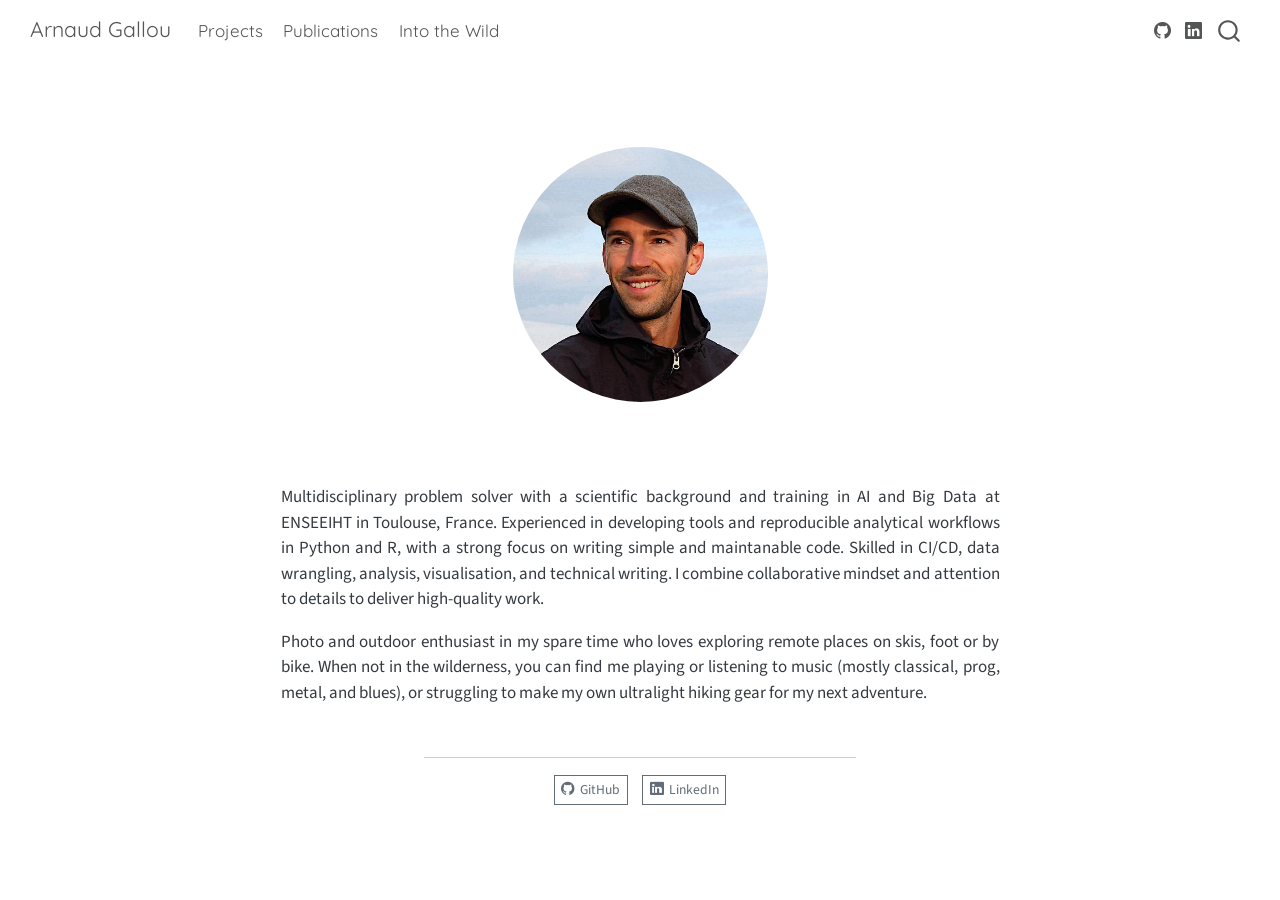
<file: index.html>
<!DOCTYPE html>
<html xmlns="http://www.w3.org/1999/xhtml" lang="en" xml:lang="en"><head>

<meta charset="utf-8">
<meta name="generator" content="quarto-1.9.38">

<meta name="viewport" content="width=device-width, initial-scale=1.0, user-scalable=yes">


<title>Arnaud Gallou</title>
<style>
/* Default styles provided by pandoc.
** See https://pandoc.org/MANUAL.html#variables-for-html for config info.
*/
code{white-space: pre-wrap;}
span.smallcaps{font-variant: small-caps;}
div.columns{display: flex; gap: min(4vw, 1.5em);}
div.column{flex: auto; overflow-x: auto;}
div.hanging-indent{margin-left: 1.5em; text-indent: -1.5em;}
ul.task-list{list-style: none;}
ul.task-list li input[type="checkbox"] {
  width: 0.8em;
  margin: 0 0.8em 0.2em -1em; /* quarto-specific, see https://github.com/quarto-dev/quarto-cli/issues/4556 */ 
  vertical-align: middle;
}
</style>


<script src="site_libs/quarto-nav/quarto-nav.js"></script>
<script src="site_libs/quarto-nav/headroom.min.js"></script>
<script src="site_libs/clipboard/clipboard.min.js"></script>
<script src="site_libs/quarto-search/autocomplete.umd.js"></script>
<script src="site_libs/quarto-search/fuse.min.js"></script>
<script src="site_libs/quarto-search/quarto-search.js"></script>
<meta name="quarto:offset" content="./">
<script src="site_libs/quarto-html/quarto.js" type="module"></script>
<script src="site_libs/quarto-html/tabsets/tabsets.js" type="module"></script>
<script src="site_libs/quarto-html/popper.min.js"></script>
<script src="site_libs/quarto-html/tippy.umd.min.js"></script>
<link href="site_libs/quarto-html/tippy.css" rel="stylesheet">
<link href="site_libs/quarto-html/quarto-syntax-highlighting-15634bcf2e68342d4ad2dfa704d543f6.css" rel="stylesheet" id="quarto-text-highlighting-styles">
<script src="site_libs/bootstrap/bootstrap.min.js"></script>
<link href="site_libs/bootstrap/bootstrap-icons.css" rel="stylesheet">
<link href="site_libs/bootstrap/bootstrap-8ac8f16e09590255f60ceab4a464cbfb.min.css" rel="stylesheet" append-hash="true" id="quarto-bootstrap" data-mode="light">
<script id="quarto-search-options" type="application/json">{
  "location": "navbar",
  "copy-button": false,
  "collapse-after": 3,
  "panel-placement": "end",
  "type": "overlay",
  "limit": 50,
  "keyboard-shortcut": [
    "f",
    "/",
    "s"
  ],
  "show-item-context": false,
  "language": {
    "search-no-results-text": "No results",
    "search-matching-documents-text": "matching documents",
    "search-copy-link-title": "Copy link to search",
    "search-hide-matches-text": "Hide additional matches",
    "search-more-match-text": "more match in this document",
    "search-more-matches-text": "more matches in this document",
    "search-clear-button-title": "Clear",
    "search-text-placeholder": "",
    "search-detached-cancel-button-title": "Cancel",
    "search-submit-button-title": "Submit",
    "search-label": "Search"
  }
}</script>


<link rel="stylesheet" href="styles.css">
</head>

<body class="nav-fixed fullcontent quarto-light">

<div id="quarto-search-results"></div>
  <header id="quarto-header" class="headroom fixed-top">
    <nav class="navbar navbar-expand-lg " data-bs-theme="dark">
      <div class="navbar-container container-fluid">
      <div class="navbar-brand-container mx-auto">
    <a class="navbar-brand" href="./index.html">
    <span class="navbar-title">Arnaud Gallou</span>
    </a>
  </div>
            <div id="quarto-search" class="" title="Search"></div>
          <button class="navbar-toggler" type="button" data-bs-toggle="collapse" data-bs-target="#navbarCollapse" aria-controls="navbarCollapse" role="menu" aria-expanded="false" aria-label="Toggle navigation" onclick="if (window.quartoToggleHeadroom) { window.quartoToggleHeadroom(); }">
  <span class="navbar-toggler-icon"></span>
</button>
          <div class="collapse navbar-collapse" id="navbarCollapse">
            <ul class="navbar-nav navbar-nav-scroll me-auto">
  <li class="nav-item">
    <a class="nav-link" href="./projects/index.html"> 
<span class="menu-text">Projects</span></a>
  </li>  
  <li class="nav-item">
    <a class="nav-link" href="./publications/index.html"> 
<span class="menu-text">Publications</span></a>
  </li>  
  <li class="nav-item">
    <a class="nav-link" href="./into-the-wild/index.html"> 
<span class="menu-text">Into the Wild</span></a>
  </li>  
</ul>
          </div> <!-- /navcollapse -->
            <div class="quarto-navbar-tools">
    <a href="https://github.com/arnaudgallou" title="" class="quarto-navigation-tool px-1" aria-label=""><i class="bi bi-github"></i></a>
    <a href="https://www.linkedin.com/in/arnaud-gallou-67427b159/" title="" class="quarto-navigation-tool px-1" aria-label=""><i class="bi bi-linkedin"></i></a>
</div>
      </div> <!-- /container-fluid -->
    </nav>
</header>
<!-- content -->
<div id="quarto-content" class="quarto-container page-columns page-rows-contents page-layout-article page-navbar">
<!-- sidebar -->
<!-- margin-sidebar -->
    
<!-- main -->
<div class="quarto-about-jolla">
  <img src="images/profile.jpeg" class="about-image
  round " style="height: 15em; width: 15em;">
 <header id="title-block-header" class="quarto-title-block"></header><main class="content" id="quarto-document-content">
<div class="about">
<p>Multidisciplinary problem solver with a scientific background and training in AI and Big Data at ENSEEIHT in Toulouse, France. Experienced in developing tools and reproducible analytical workflows in Python and R, with a strong focus on writing simple and maintanable code. Skilled in CI/CD, data wrangling, analysis, visualisation, and technical writing. I combine collaborative mindset and attention to details to deliver high-quality work.</p>
<p>Photo and outdoor enthusiast in my spare time who loves exploring remote places on skis, foot or by bike. When not in the wilderness, you can find me playing or listening to music (mostly classical, prog, metal, and blues), or struggling to make my own ultralight hiking gear for my next adventure.</p>
</div>


</main> 
  <hr class="about-sep">
   <div class="about-links">
  <a href="https://github.com/arnaudgallou" class="about-link" rel="" target="">
    <i class="bi bi-github"></i>
     <span class="about-link-text">GitHub</span>
  </a>
  <a href="https://www.linkedin.com/in/arnaud-gallou-67427b159/" class="about-link" rel="" target="">
    <i class="bi bi-linkedin"></i>
     <span class="about-link-text">LinkedIn</span>
  </a>
</div>
</div>
 <!-- /main -->
<script id="quarto-html-after-body" type="application/javascript">
  window.document.addEventListener("DOMContentLoaded", function (event) {
    const isCodeAnnotation = (el) => {
      for (const clz of el.classList) {
        if (clz.startsWith('code-annotation-')) {                     
          return true;
        }
      }
      return false;
    }
    const onCopySuccess = function(e) {
      // button target
      const button = e.trigger;
      // don't keep focus
      button.blur();
      // flash "checked"
      button.classList.add('code-copy-button-checked');
      var currentTitle = button.getAttribute("title");
      button.setAttribute("title", "Copied!");
      let tooltip;
      if (window.bootstrap) {
        button.setAttribute("data-bs-toggle", "tooltip");
        button.setAttribute("data-bs-placement", "left");
        button.setAttribute("data-bs-title", "Copied!");
        tooltip = new bootstrap.Tooltip(button, 
          { trigger: "manual", 
            customClass: "code-copy-button-tooltip",
            offset: [0, -8]});
        tooltip.show();    
      }
      setTimeout(function() {
        if (tooltip) {
          tooltip.hide();
          button.removeAttribute("data-bs-title");
          button.removeAttribute("data-bs-toggle");
          button.removeAttribute("data-bs-placement");
        }
        button.setAttribute("title", currentTitle);
        button.classList.remove('code-copy-button-checked');
      }, 1000);
      // clear code selection
      e.clearSelection();
    }
    const getTextToCopy = function(trigger) {
      const outerScaffold = trigger.parentElement.cloneNode(true);
      const codeEl = outerScaffold.querySelector('code');
      for (const childEl of codeEl.children) {
        if (isCodeAnnotation(childEl)) {
          childEl.remove();
        }
      }
      return codeEl.innerText;
    }
    const clipboard = new window.ClipboardJS('.code-copy-button:not([data-in-quarto-modal])', {
      text: getTextToCopy
    });
    clipboard.on('success', onCopySuccess);
    if (window.document.getElementById('quarto-embedded-source-code-modal')) {
      const clipboardModal = new window.ClipboardJS('.code-copy-button[data-in-quarto-modal]', {
        text: getTextToCopy,
        container: window.document.getElementById('quarto-embedded-source-code-modal')
      });
      clipboardModal.on('success', onCopySuccess);
    }
      var localhostRegex = new RegExp(/^(?:http|https):\/\/localhost\:?[0-9]*\//);
      var mailtoRegex = new RegExp(/^mailto:/);
        var filterRegex = new RegExp("https:\/\/arnaudgallou\.github\.io\/");
      var isInternal = (href) => {
          return filterRegex.test(href) || localhostRegex.test(href) || mailtoRegex.test(href);
      }
      // Inspect non-navigation links and adorn them if external
     var links = window.document.querySelectorAll('a[href]:not(.nav-link):not(.navbar-brand):not(.toc-action):not(.sidebar-link):not(.sidebar-item-toggle):not(.pagination-link):not(.no-external):not([aria-hidden]):not(.dropdown-item):not(.quarto-navigation-tool):not(.about-link)');
      for (var i=0; i<links.length; i++) {
        const link = links[i];
        if (!isInternal(link.href)) {
          // undo the damage that might have been done by quarto-nav.js in the case of
          // links that we want to consider external
          if (link.dataset.originalHref !== undefined) {
            link.href = link.dataset.originalHref;
          }
        }
      }
    function tippyHover(el, contentFn, onTriggerFn, onUntriggerFn) {
      const config = {
        allowHTML: true,
        maxWidth: 500,
        delay: 100,
        arrow: false,
        appendTo: function(el) {
            return el.parentElement;
        },
        interactive: true,
        interactiveBorder: 10,
        theme: 'quarto',
        placement: 'bottom-start',
      };
      if (contentFn) {
        config.content = contentFn;
      }
      if (onTriggerFn) {
        config.onTrigger = onTriggerFn;
      }
      if (onUntriggerFn) {
        config.onUntrigger = onUntriggerFn;
      }
      window.tippy(el, config); 
    }
    const noterefs = window.document.querySelectorAll('a[role="doc-noteref"]');
    for (var i=0; i<noterefs.length; i++) {
      const ref = noterefs[i];
      tippyHover(ref, function() {
        // use id or data attribute instead here
        let href = ref.getAttribute('data-footnote-href') || ref.getAttribute('href');
        try { href = new URL(href).hash; } catch {}
        const id = href.replace(/^#\/?/, "");
        const note = window.document.getElementById(id);
        if (note) {
          return note.innerHTML;
        } else {
          return "";
        }
      });
    }
    const xrefs = window.document.querySelectorAll('a.quarto-xref');
    const processXRef = (id, note) => {
      // Strip column container classes
      const stripColumnClz = (el) => {
        el.classList.remove("page-full", "page-columns");
        if (el.children) {
          for (const child of el.children) {
            stripColumnClz(child);
          }
        }
      }
      stripColumnClz(note)
      if (id === null || id.startsWith('sec-')) {
        // Special case sections, only their first couple elements
        const container = document.createElement("div");
        if (note.children && note.children.length > 2) {
          container.appendChild(note.children[0].cloneNode(true));
          for (let i = 1; i < note.children.length; i++) {
            const child = note.children[i];
            if (child.tagName === "P" && child.innerText === "") {
              continue;
            } else {
              container.appendChild(child.cloneNode(true));
              break;
            }
          }
          if (window.Quarto?.typesetMath) {
            window.Quarto.typesetMath(container);
          }
          return container.innerHTML
        } else {
          if (window.Quarto?.typesetMath) {
            window.Quarto.typesetMath(note);
          }
          return note.innerHTML;
        }
      } else {
        // Remove any anchor links if they are present
        const anchorLink = note.querySelector('a.anchorjs-link');
        if (anchorLink) {
          anchorLink.remove();
        }
        if (window.Quarto?.typesetMath) {
          window.Quarto.typesetMath(note);
        }
        if (note.classList.contains("callout")) {
          return note.outerHTML;
        } else {
          return note.innerHTML;
        }
      }
    }
    for (var i=0; i<xrefs.length; i++) {
      const xref = xrefs[i];
      tippyHover(xref, undefined, function(instance) {
        instance.disable();
        let url = xref.getAttribute('href');
        let hash = undefined; 
        if (url.startsWith('#')) {
          hash = url;
        } else {
          try { hash = new URL(url).hash; } catch {}
        }
        if (hash) {
          const id = hash.replace(/^#\/?/, "");
          const note = window.document.getElementById(id);
          if (note !== null) {
            try {
              const html = processXRef(id, note.cloneNode(true));
              instance.setContent(html);
            } finally {
              instance.enable();
              instance.show();
            }
          } else {
            // See if we can fetch this
            fetch(url.split('#')[0])
            .then(res => res.text())
            .then(html => {
              const parser = new DOMParser();
              const htmlDoc = parser.parseFromString(html, "text/html");
              const note = htmlDoc.getElementById(id);
              if (note !== null) {
                const html = processXRef(id, note);
                instance.setContent(html);
              } 
            }).finally(() => {
              instance.enable();
              instance.show();
            });
          }
        } else {
          // See if we can fetch a full url (with no hash to target)
          // This is a special case and we should probably do some content thinning / targeting
          fetch(url)
          .then(res => res.text())
          .then(html => {
            const parser = new DOMParser();
            const htmlDoc = parser.parseFromString(html, "text/html");
            const note = htmlDoc.querySelector('main.content');
            if (note !== null) {
              // This should only happen for chapter cross references
              // (since there is no id in the URL)
              // remove the first header
              if (note.children.length > 0 && note.children[0].tagName === "HEADER") {
                note.children[0].remove();
              }
              const html = processXRef(null, note);
              instance.setContent(html);
            } 
          }).finally(() => {
            instance.enable();
            instance.show();
          });
        }
      }, function(instance) {
      });
    }
        let selectedAnnoteEl;
        const selectorForAnnotation = ( cell, annotation) => {
          let cellAttr = 'data-code-cell="' + cell + '"';
          let lineAttr = 'data-code-annotation="' +  annotation + '"';
          const selector = 'span[' + cellAttr + '][' + lineAttr + ']';
          return selector;
        }
        const selectCodeLines = (annoteEl) => {
          const doc = window.document;
          const targetCell = annoteEl.getAttribute("data-target-cell");
          const targetAnnotation = annoteEl.getAttribute("data-target-annotation");
          const annoteSpan = window.document.querySelector(selectorForAnnotation(targetCell, targetAnnotation));
          const lines = annoteSpan.getAttribute("data-code-lines").split(",");
          const lineIds = lines.map((line) => {
            return targetCell + "-" + line;
          })
          let top = null;
          let height = null;
          let parent = null;
          if (lineIds.length > 0) {
              //compute the position of the single el (top and bottom and make a div)
              const el = window.document.getElementById(lineIds[0]);
              top = el.offsetTop;
              height = el.offsetHeight;
              parent = el.parentElement.parentElement;
            if (lineIds.length > 1) {
              const lastEl = window.document.getElementById(lineIds[lineIds.length - 1]);
              const bottom = lastEl.offsetTop + lastEl.offsetHeight;
              height = bottom - top;
            }
            if (top !== null && height !== null && parent !== null) {
              // cook up a div (if necessary) and position it 
              let div = window.document.getElementById("code-annotation-line-highlight");
              if (div === null) {
                div = window.document.createElement("div");
                div.setAttribute("id", "code-annotation-line-highlight");
                div.style.position = 'absolute';
                parent.appendChild(div);
              }
              div.style.top = top - 2 + "px";
              div.style.height = height + 4 + "px";
              div.style.left = 0;
              let gutterDiv = window.document.getElementById("code-annotation-line-highlight-gutter");
              if (gutterDiv === null) {
                gutterDiv = window.document.createElement("div");
                gutterDiv.setAttribute("id", "code-annotation-line-highlight-gutter");
                gutterDiv.style.position = 'absolute';
                const codeCell = window.document.getElementById(targetCell);
                const gutter = codeCell.querySelector('.code-annotation-gutter');
                gutter.appendChild(gutterDiv);
              }
              gutterDiv.style.top = top - 2 + "px";
              gutterDiv.style.height = height + 4 + "px";
            }
            selectedAnnoteEl = annoteEl;
          }
        };
        const unselectCodeLines = () => {
          const elementsIds = ["code-annotation-line-highlight", "code-annotation-line-highlight-gutter"];
          elementsIds.forEach((elId) => {
            const div = window.document.getElementById(elId);
            if (div) {
              div.remove();
            }
          });
          selectedAnnoteEl = undefined;
        };
          // Handle positioning of the toggle
      window.addEventListener(
        "resize",
        throttle(() => {
          elRect = undefined;
          if (selectedAnnoteEl) {
            selectCodeLines(selectedAnnoteEl);
          }
        }, 10)
      );
      function throttle(fn, ms) {
      let throttle = false;
      let timer;
        return (...args) => {
          if(!throttle) { // first call gets through
              fn.apply(this, args);
              throttle = true;
          } else { // all the others get throttled
              if(timer) clearTimeout(timer); // cancel #2
              timer = setTimeout(() => {
                fn.apply(this, args);
                timer = throttle = false;
              }, ms);
          }
        };
      }
        // Attach click handler to the DT
        const annoteDls = window.document.querySelectorAll('dt[data-target-cell]');
        for (const annoteDlNode of annoteDls) {
          annoteDlNode.addEventListener('click', (event) => {
            const clickedEl = event.target;
            if (clickedEl !== selectedAnnoteEl) {
              unselectCodeLines();
              const activeEl = window.document.querySelector('dt[data-target-cell].code-annotation-active');
              if (activeEl) {
                activeEl.classList.remove('code-annotation-active');
              }
              selectCodeLines(clickedEl);
              clickedEl.classList.add('code-annotation-active');
            } else {
              // Unselect the line
              unselectCodeLines();
              clickedEl.classList.remove('code-annotation-active');
            }
          });
        }
    const findCites = (el) => {
      const parentEl = el.parentElement;
      if (parentEl) {
        const cites = parentEl.dataset.cites;
        if (cites) {
          return {
            el,
            cites: cites.split(' ')
          };
        } else {
          return findCites(el.parentElement)
        }
      } else {
        return undefined;
      }
    };
    var bibliorefs = window.document.querySelectorAll('a[role="doc-biblioref"]');
    for (var i=0; i<bibliorefs.length; i++) {
      const ref = bibliorefs[i];
      const citeInfo = findCites(ref);
      if (citeInfo) {
        tippyHover(citeInfo.el, function() {
          var popup = window.document.createElement('div');
          citeInfo.cites.forEach(function(cite) {
            var citeDiv = window.document.createElement('div');
            citeDiv.classList.add('hanging-indent');
            citeDiv.classList.add('csl-entry');
            var biblioDiv = window.document.getElementById('ref-' + cite);
            if (biblioDiv) {
              citeDiv.innerHTML = biblioDiv.innerHTML;
            }
            popup.appendChild(citeDiv);
          });
          return popup.innerHTML;
        });
      }
    }
  });
  </script>
</div> <!-- /content -->
<script data-goatcounter="https://gh-pages.goatcounter.com/count" async="" src="//gc.zgo.at/count.js"></script>




</body></html>
</file>
<file: site_libs/quarto-html/tippy.css>
.tippy-box[data-animation=fade][data-state=hidden]{opacity:0}[data-tippy-root]{max-width:calc(100vw - 10px)}.tippy-box{position:relative;background-color:#333;color:#fff;border-radius:4px;font-size:14px;line-height:1.4;white-space:normal;outline:0;transition-property:transform,visibility,opacity}.tippy-box[data-placement^=top]>.tippy-arrow{bottom:0}.tippy-box[data-placement^=top]>.tippy-arrow:before{bottom:-7px;left:0;border-width:8px 8px 0;border-top-color:initial;transform-origin:center top}.tippy-box[data-placement^=bottom]>.tippy-arrow{top:0}.tippy-box[data-placement^=bottom]>.tippy-arrow:before{top:-7px;left:0;border-width:0 8px 8px;border-bottom-color:initial;transform-origin:center bottom}.tippy-box[data-placement^=left]>.tippy-arrow{right:0}.tippy-box[data-placement^=left]>.tippy-arrow:before{border-width:8px 0 8px 8px;border-left-color:initial;right:-7px;transform-origin:center left}.tippy-box[data-placement^=right]>.tippy-arrow{left:0}.tippy-box[data-placement^=right]>.tippy-arrow:before{left:-7px;border-width:8px 8px 8px 0;border-right-color:initial;transform-origin:center right}.tippy-box[data-inertia][data-state=visible]{transition-timing-function:cubic-bezier(.54,1.5,.38,1.11)}.tippy-arrow{width:16px;height:16px;color:#333}.tippy-arrow:before{content:"";position:absolute;border-color:transparent;border-style:solid}.tippy-content{position:relative;padding:5px 9px;z-index:1}
</file>
<file: site_libs/quarto-html/quarto-syntax-highlighting-15634bcf2e68342d4ad2dfa704d543f6.css>
/* quarto syntax highlight colors */
:root {
  --quarto-hl-ot-color: #003B4F;
  --quarto-hl-at-color: #657422;
  --quarto-hl-ss-color: #20794D;
  --quarto-hl-an-color: #5E5E5E;
  --quarto-hl-fu-color: #4758AB;
  --quarto-hl-st-color: #20794D;
  --quarto-hl-cf-color: #003B4F;
  --quarto-hl-op-color: #5E5E5E;
  --quarto-hl-er-color: #AD0000;
  --quarto-hl-bn-color: #AD0000;
  --quarto-hl-al-color: #AD0000;
  --quarto-hl-va-color: #111111;
  --quarto-hl-bu-color: inherit;
  --quarto-hl-ex-color: inherit;
  --quarto-hl-pp-color: #AD0000;
  --quarto-hl-in-color: #5E5E5E;
  --quarto-hl-vs-color: #20794D;
  --quarto-hl-wa-color: #5E5E5E;
  --quarto-hl-do-color: #5E5E5E;
  --quarto-hl-im-color: #00769E;
  --quarto-hl-ch-color: #20794D;
  --quarto-hl-dt-color: #AD0000;
  --quarto-hl-fl-color: #AD0000;
  --quarto-hl-co-color: #5E5E5E;
  --quarto-hl-cv-color: #5E5E5E;
  --quarto-hl-cn-color: #8f5902;
  --quarto-hl-sc-color: #5E5E5E;
  --quarto-hl-dv-color: #AD0000;
  --quarto-hl-kw-color: #003B4F;
}

/* other quarto variables */
:root {
  --quarto-font-monospace: SFMono-Regular, Menlo, Monaco, Consolas, "Liberation Mono", "Courier New", monospace;
}

/* syntax highlight based on Pandoc's rules */
pre > code.sourceCode > span {
  color: #003B4F;
}

code.sourceCode > span {
  color: #003B4F;
}

div.sourceCode,
div.sourceCode pre.sourceCode {
  color: #003B4F;
}

/* Normal */
code span {
  color: #003B4F;
}

/* Alert */
code span.al {
  color: #AD0000;
  font-style: inherit;
}

/* Annotation */
code span.an {
  color: #5E5E5E;
  font-style: inherit;
}

/* Attribute */
code span.at {
  color: #657422;
  font-style: inherit;
}

/* BaseN */
code span.bn {
  color: #AD0000;
  font-style: inherit;
}

/* BuiltIn */
code span.bu {
  font-style: inherit;
}

/* ControlFlow */
code span.cf {
  color: #003B4F;
  font-weight: bold;
  font-style: inherit;
}

/* Char */
code span.ch {
  color: #20794D;
  font-style: inherit;
}

/* Constant */
code span.cn {
  color: #8f5902;
  font-style: inherit;
}

/* Comment */
code span.co {
  color: #5E5E5E;
  font-style: inherit;
}

/* CommentVar */
code span.cv {
  color: #5E5E5E;
  font-style: italic;
}

/* Documentation */
code span.do {
  color: #5E5E5E;
  font-style: italic;
}

/* DataType */
code span.dt {
  color: #AD0000;
  font-style: inherit;
}

/* DecVal */
code span.dv {
  color: #AD0000;
  font-style: inherit;
}

/* Error */
code span.er {
  color: #AD0000;
  font-style: inherit;
}

/* Extension */
code span.ex {
  font-style: inherit;
}

/* Float */
code span.fl {
  color: #AD0000;
  font-style: inherit;
}

/* Function */
code span.fu {
  color: #4758AB;
  font-style: inherit;
}

/* Import */
code span.im {
  color: #00769E;
  font-style: inherit;
}

/* Information */
code span.in {
  color: #5E5E5E;
  font-style: inherit;
}

/* Keyword */
code span.kw {
  color: #003B4F;
  font-weight: bold;
  font-style: inherit;
}

/* Operator */
code span.op {
  color: #5E5E5E;
  font-style: inherit;
}

/* Other */
code span.ot {
  color: #003B4F;
  font-style: inherit;
}

/* Preprocessor */
code span.pp {
  color: #AD0000;
  font-style: inherit;
}

/* SpecialChar */
code span.sc {
  color: #5E5E5E;
  font-style: inherit;
}

/* SpecialString */
code span.ss {
  color: #20794D;
  font-style: inherit;
}

/* String */
code span.st {
  color: #20794D;
  font-style: inherit;
}

/* Variable */
code span.va {
  color: #111111;
  font-style: inherit;
}

/* VerbatimString */
code span.vs {
  color: #20794D;
  font-style: inherit;
}

/* Warning */
code span.wa {
  color: #5E5E5E;
  font-style: italic;
}

.prevent-inlining {
  content: "</";
}

/*# sourceMappingURL=f23921c56f73e400b49028c9186a1aa0.css.map */
</file>
<file: styles.css>
@import url("https://fonts.googleapis.com/css?family=Quicksand:500");

:root {
  --graphite: #2a2a2a
}

nav, h1, h2 {
  font-family: Quicksand, Sans-Serif;
}

nav a:hover {
  color: var(--graphite) !important;
}

h1, h2, h3, h4 {
  font-weight: 500;
}

main {
  text-align: center;
}

a {
  text-decoration: none;
  color: #626d78;
}

.navbar {
  background-color: white;
}

.quarto-post {
  border-bottom: none !important;
}

.quarto-post {
  display: block !important;
}

.quarto-title-block {
  margin-bottom: 42px !important;
}

.quarto-title {
  margin-bottom: 12px;
}

.quarto-listing h3 {
  padding-bottom: 9px;
}

.listing-actions-group {
  padding-bottom: 21px;
}

.about p {
  text-align: justify;
}

.about-link {
  border-radius: 0px !important;
}

.about-link:hover {
  background-color: var(--graphite) !important;
  color: white !important;
}

.link-btn:hover {
  color: white !important;
  background-color: #FFA2A5;
}

.link-btn, .listing-category {
  background-color: #FFE8E8;
  color: #A02D2D !important;
  border-radius: 12px !important;
  border: 0px !important;
  padding: .3em .9em !important;
}

.navbar-nav .nav-link.active {
  color: var(--graphite) !important;
}
</file>
